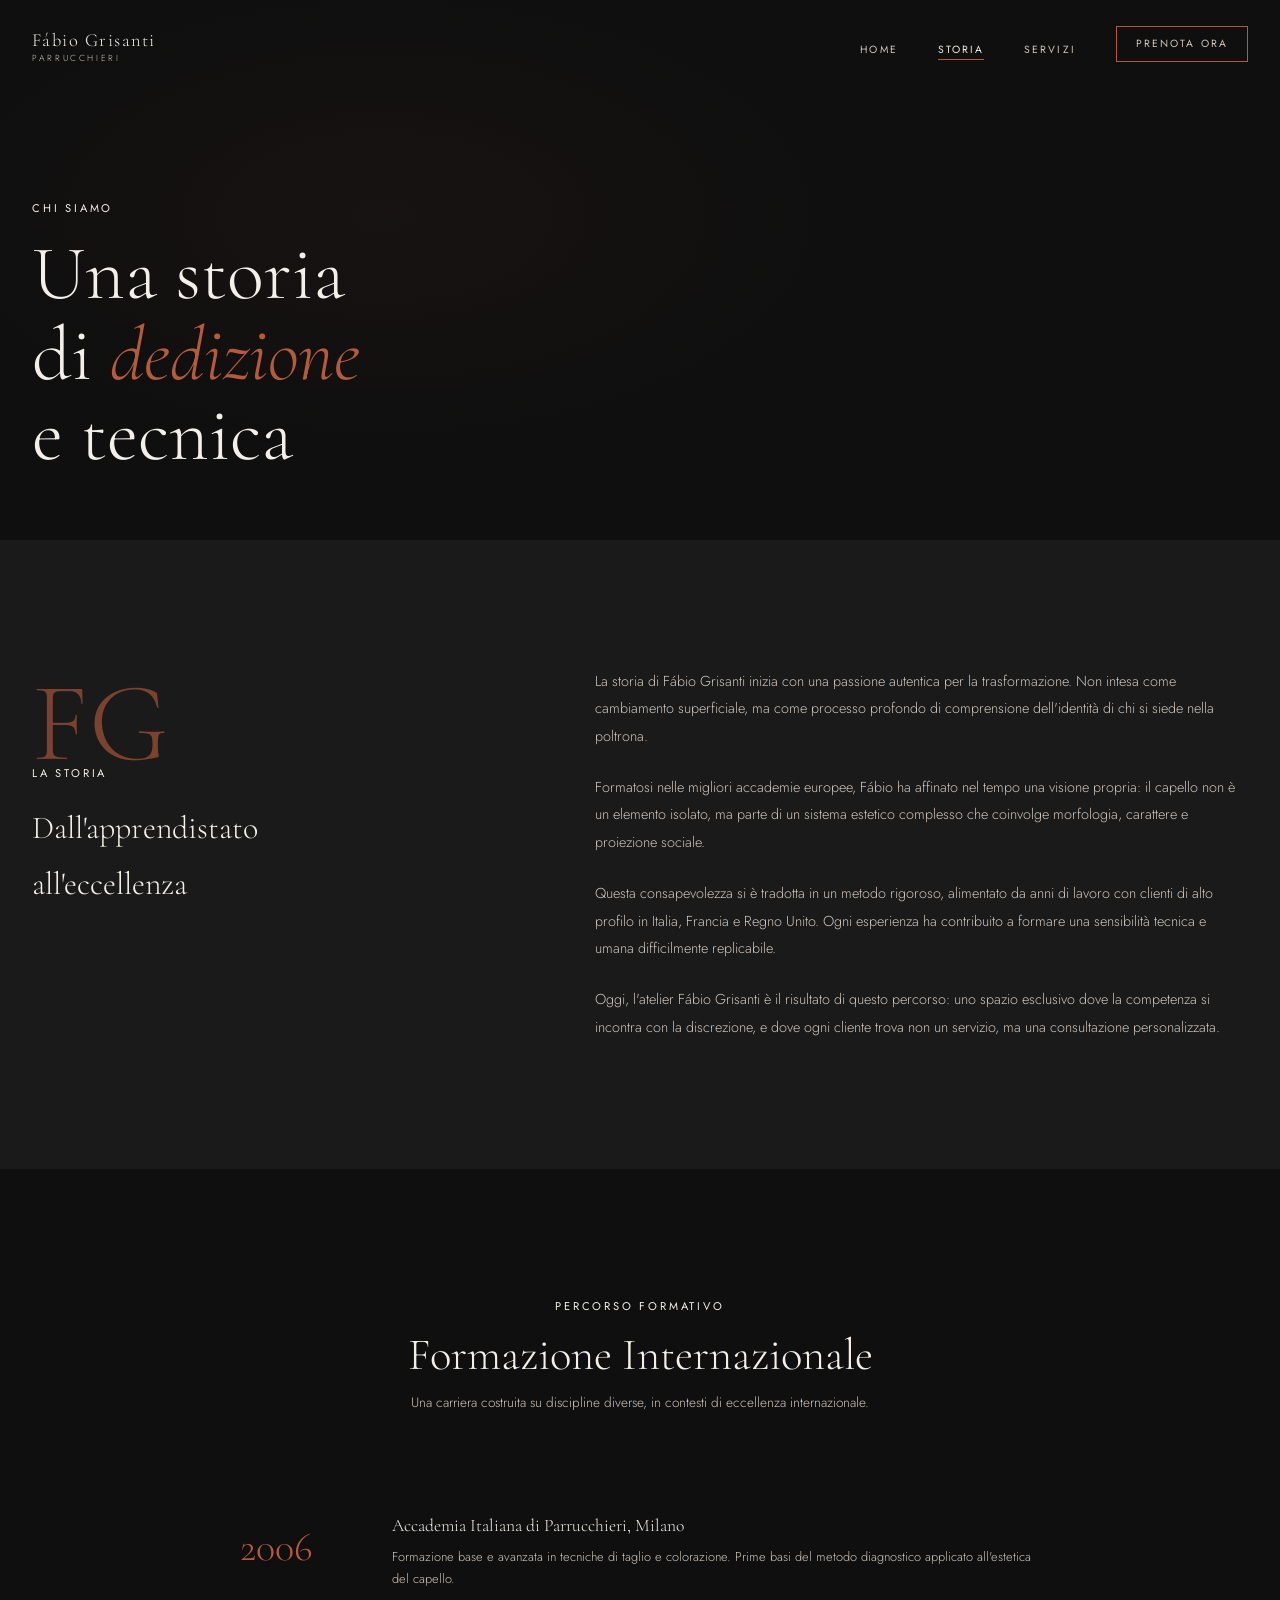
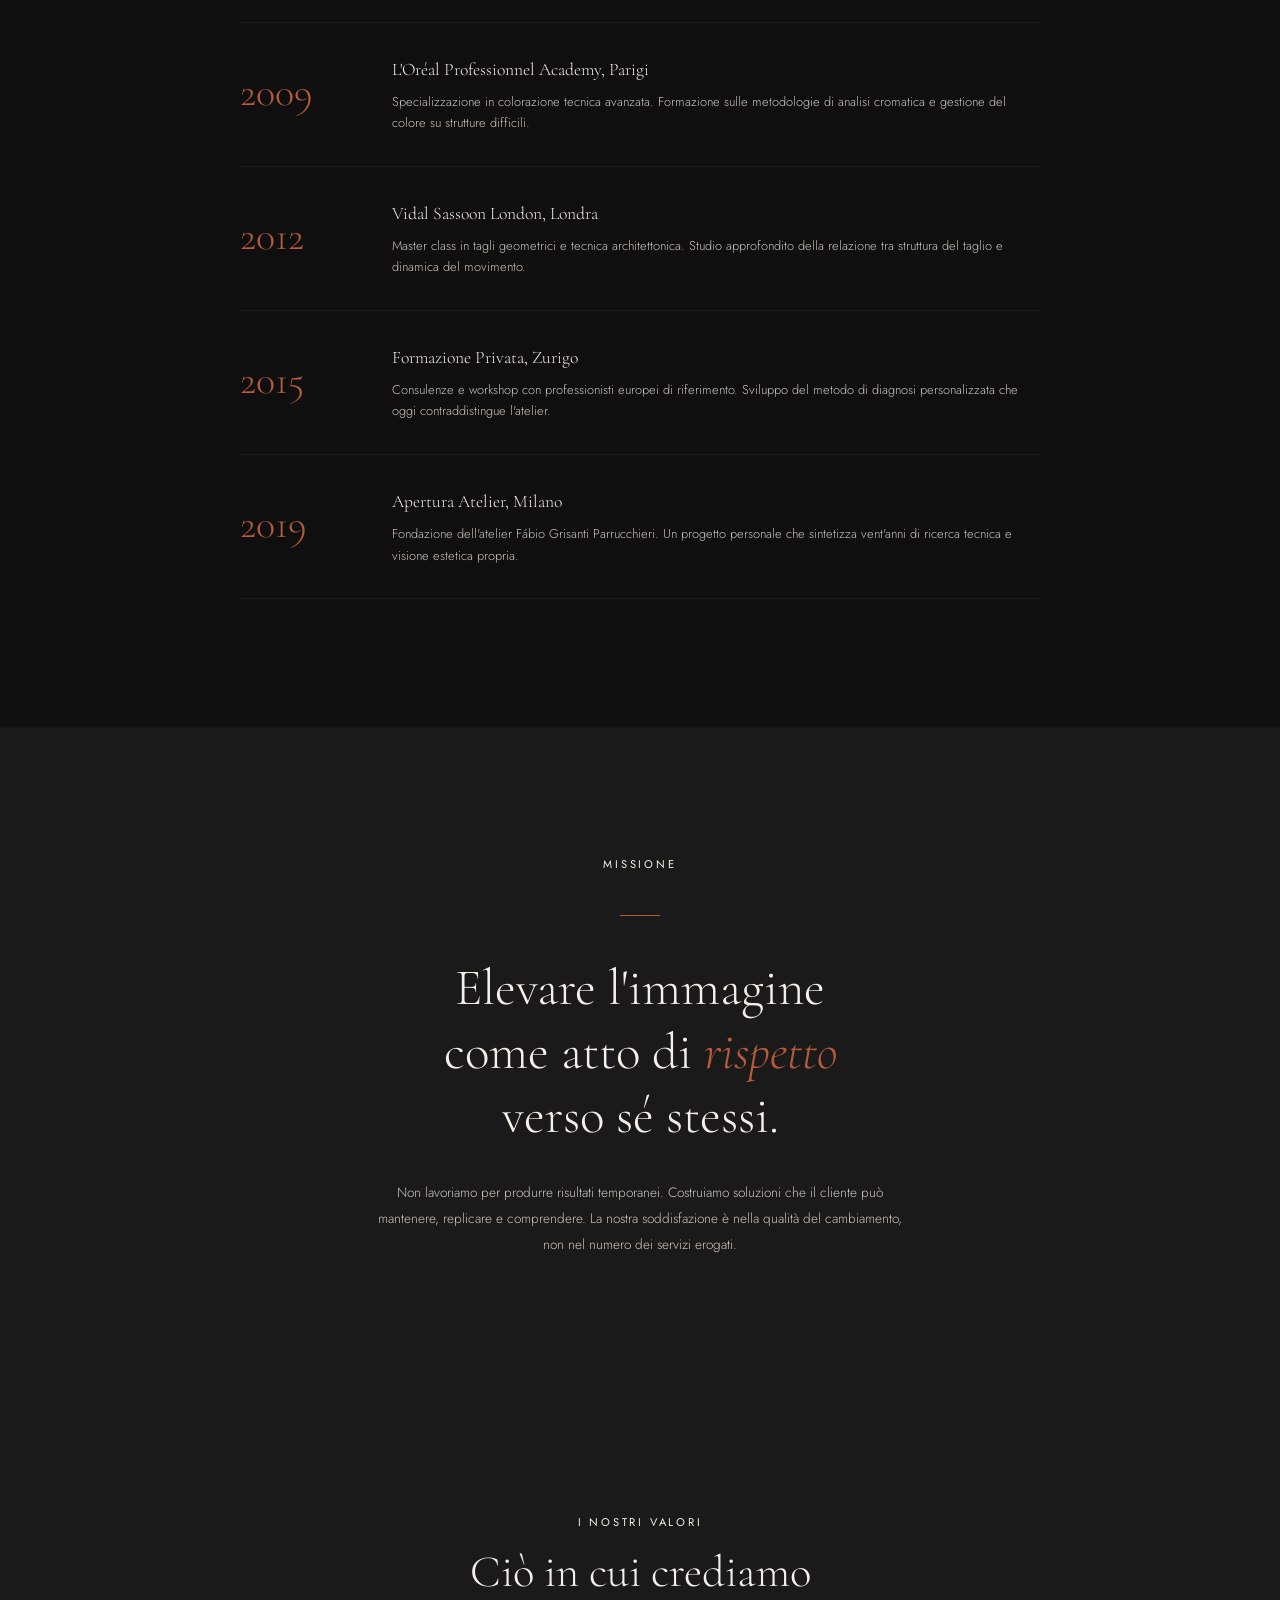
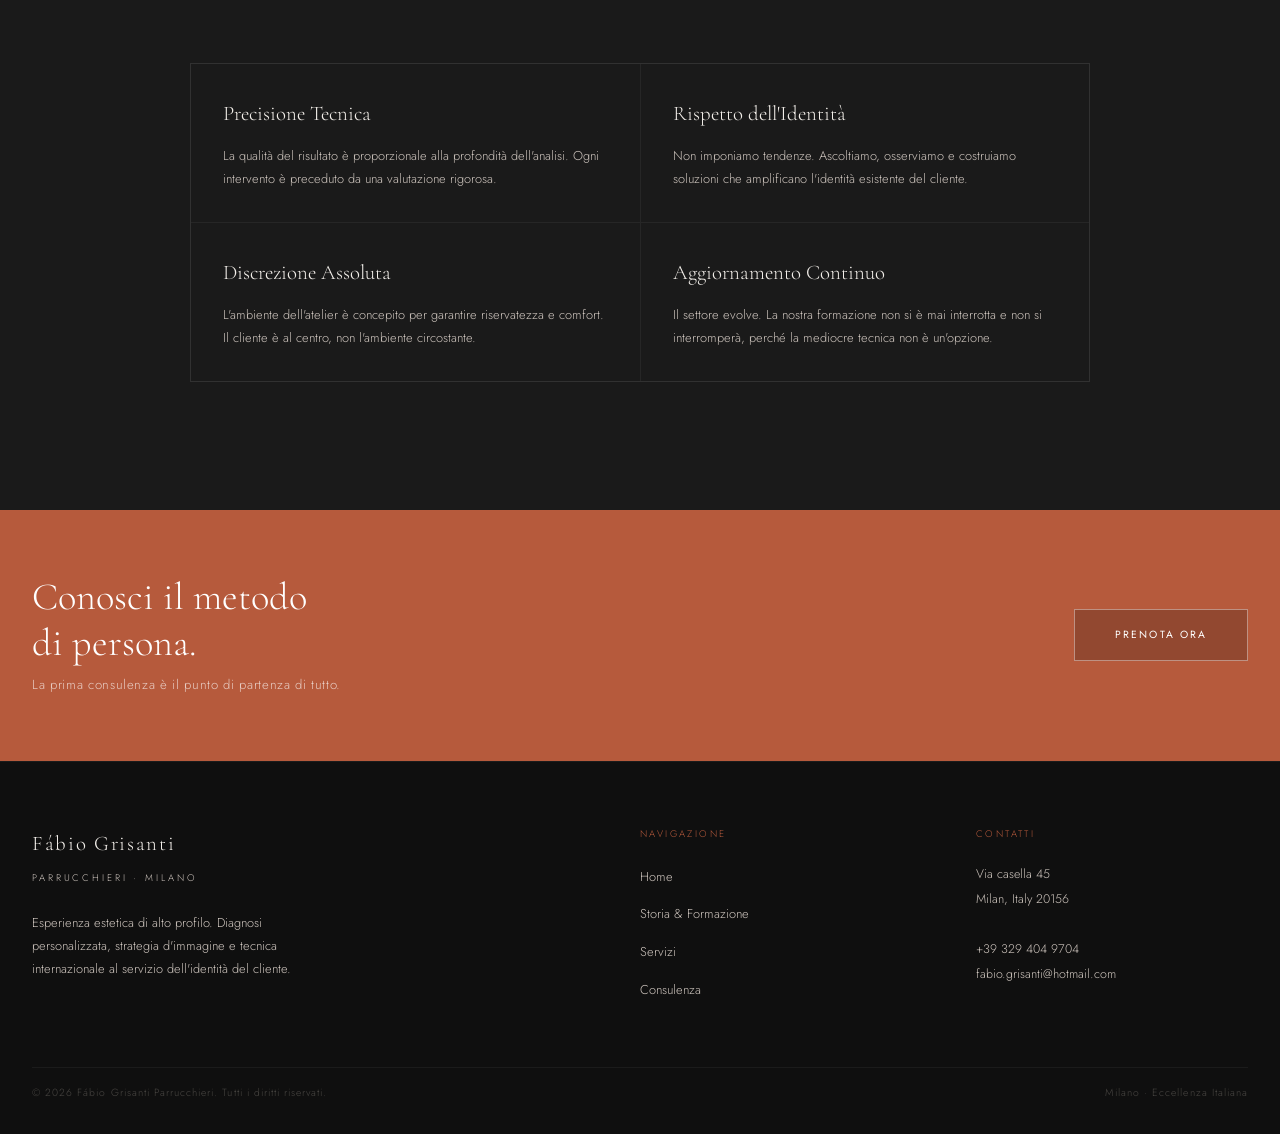
<file: about.html>
<!DOCTYPE html>
<html lang="it">
<head>
  <meta charset="UTF-8" />
  <meta name="viewport" content="width=device-width, initial-scale=1.0" />
  <title>Storia &amp; Formazione — Fábio Grisanti Parrucchieri</title>
  <meta name="description" content="La storia e la formazione internazionale di Fábio Grisanti. Tecnica, dedizione e visione estetica al servizio di ogni cliente." />

  <link rel="preconnect" href="https://fonts.googleapis.com" />
  <link rel="preconnect" href="https://fonts.gstatic.com" crossorigin />
  <link href="https://fonts.googleapis.com/css2?family=Cormorant+Garamond:ital,wght@0,300;0,400;1,300;1,400&family=Jost:wght@300;400&display=swap" rel="stylesheet" />

  <link rel="stylesheet" href="style.css" />
</head>
<body>

  <!-- ===================== NAVBAR ===================== -->
  <nav class="navbar" role="navigation" aria-label="Navigazione principale">
    <a href="index.html" class="navbar__logo" aria-label="Homepage Fábio Grisanti">
      <span class="navbar__logo-name">Fábio Grisanti</span>
      <span class="navbar__logo-sub">Parrucchieri</span>
    </a>

    <ul class="navbar__menu" role="list">
      <li><a href="index.html" class="navbar__link">Home</a></li>
      <li><a href="about.html" class="navbar__link">Storia</a></li>
      <li><a href="services.html" class="navbar__link">Servizi</a></li>
      <li><a href="services.html#consulenza" class="navbar__link btn btn-outline" style="padding: 0.5rem 1.2rem;">Prenota ora</a></li>
    </ul>

    <button class="hamburger" aria-label="Apri menu" aria-expanded="false">
      <span class="hamburger__line"></span>
      <span class="hamburger__line"></span>
      <span class="hamburger__line"></span>
    </button>
  </nav>

  <div class="mobile-nav" role="dialog" aria-label="Menu mobile">
    <a href="index.html" class="navbar__link">Home</a>
    <a href="about.html" class="navbar__link">Storia</a>
    <a href="services.html" class="navbar__link">Servizi</a>
    <a href="services.html#consulenza" class="navbar__link">Consulenza</a>
  </div>

  <main>

    <!-- ===================== PAGE HERO ===================== -->
    <section class="page-hero" aria-labelledby="about-heading">
      <div class="container">
        <div class="page-hero__inner">
          <p class="label page-hero__label">Chi siamo</p>
          <h1 class="page-hero__title" id="about-heading">
            Una storia<br/>di <em style="font-style: italic; color: var(--terracotta);">dedizione</em><br/>e tecnica
          </h1>
        </div>
      </div>
    </section>

    <!-- ===================== STORIA ===================== -->
    <section class="about-story section" aria-labelledby="story-heading">
      <div class="container">
        <div class="about-story__grid">

          <!-- Sticky label -->
          <div class="about-story__sticky fade-in">
            <div class="about-story__year" aria-hidden="true">FG</div>
            <p class="label about-story__label">La storia</p>
            <h2 class="about-story__title" id="story-heading">
              Dall'apprendistato<br/>all'eccellenza
            </h2>
          </div>

          <!-- Contenuto narrativo -->
          <div class="about-story__content fade-in fade-in-delay-1">
            <p>
              La storia di Fábio Grisanti inizia con una passione autentica per la trasformazione. Non intesa come cambiamento superficiale, ma come processo profondo di comprensione dell'identità di chi si siede nella poltrona.
            </p>
            <p>
              Formatosi nelle migliori accademie europee, Fábio ha affinato nel tempo una visione propria: il capello non è un elemento isolato, ma parte di un sistema estetico complesso che coinvolge morfologia, carattere e proiezione sociale.
            </p>
            <p>
              Questa consapevolezza si è tradotta in un metodo rigoroso, alimentato da anni di lavoro con clienti di alto profilo in Italia, Francia e Regno Unito. Ogni esperienza ha contribuito a formare una sensibilità tecnica e umana difficilmente replicabile.
            </p>
            <p>
              Oggi, l'atelier Fábio Grisanti è il risultato di questo percorso: uno spazio esclusivo dove la competenza si incontra con la discrezione, e dove ogni cliente trova non un servizio, ma una consultazione personalizzata.
            </p>
          </div>

        </div>
      </div>
    </section>

    <!-- ===================== FORMAZIONE INTERNAZIONALE ===================== -->
    <section class="formation section" aria-labelledby="formation-heading">
      <div class="container">
        <div class="fade-in" style="text-align: center; max-width: 600px; margin: 0 auto;">
          <p class="label">Percorso formativo</p>
          <h2 class="display-md" id="formation-heading" style="color: var(--ivory); margin-top: 0.8rem; margin-bottom: 0.5rem;">
            Formazione Internazionale
          </h2>
          <p style="font-size: 0.85rem; color: var(--gray-warm);">
            Una carriera costruita su discipline diverse, in contesti di eccellenza internazionale.
          </p>
        </div>

        <ul class="formation__list" aria-label="Tappe formative">

          <li class="formation__item fade-in">
            <div class="formation__year">2006</div>
            <div class="formation__details">
              <h4>Accademia Italiana di Parrucchieri, Milano</h4>
              <p>Formazione base e avanzata in tecniche di taglio e colorazione. Prime basi del metodo diagnostico applicato all'estetica del capello.</p>
            </div>
          </li>

          <li class="formation__item fade-in">
            <div class="formation__year">2009</div>
            <div class="formation__details">
              <h4>L'Oréal Professionnel Academy, Parigi</h4>
              <p>Specializzazione in colorazione tecnica avanzata. Formazione sulle metodologie di analisi cromatica e gestione del colore su strutture difficili.</p>
            </div>
          </li>

          <li class="formation__item fade-in">
            <div class="formation__year">2012</div>
            <div class="formation__details">
              <h4>Vidal Sassoon London, Londra</h4>
              <p>Master class in tagli geometrici e tecnica architettonica. Studio approfondito della relazione tra struttura del taglio e dinamica del movimento.</p>
            </div>
          </li>

          <li class="formation__item fade-in">
            <div class="formation__year">2015</div>
            <div class="formation__details">
              <h4>Formazione Privata, Zurigo</h4>
              <p>Consulenze e workshop con professionisti europei di riferimento. Sviluppo del metodo di diagnosi personalizzata che oggi contraddistingue l'atelier.</p>
            </div>
          </li>

          <li class="formation__item fade-in">
            <div class="formation__year">2019</div>
            <div class="formation__details">
              <h4>Apertura Atelier, Milano</h4>
              <p>Fondazione dell'atelier Fábio Grisanti Parrucchieri. Un progetto personale che sintetizza vent'anni di ricerca tecnica e visione estetica propria.</p>
            </div>
          </li>

        </ul>
      </div>
    </section>

    <!-- ===================== MISSIONE ===================== -->
    <section class="manifesto" aria-label="La nostra missione">
      <div class="manifesto__inner">
        <p class="label manifesto__label fade-in">Missione</p>
        <div class="manifesto__divider fade-in" aria-hidden="true"></div>
        <blockquote class="manifesto__quote fade-in">
          Elevare l'immagine<br/>come atto di <em>rispetto</em><br/>verso sé stessi.
        </blockquote>
        <p class="manifesto__body fade-in">
          Non lavoriamo per produrre risultati temporanei. Costruiamo soluzioni che il cliente può mantenere, replicare e comprendere. La nostra soddisfazione è nella qualità del cambiamento, non nel numero dei servizi erogati.
        </p>
      </div>
    </section>

    <!-- ===================== VALORI ===================== -->
    <section class="values section" aria-labelledby="values-heading">
      <div class="container">
        <div class="values__header fade-in">
          <p class="label">I nostri valori</p>
          <h2 class="display-md" id="values-heading" style="color: var(--ivory); margin-top: 0.8rem;">
            Ciò in cui crediamo
          </h2>
        </div>

        <div class="values__grid" role="list">

          <div class="value-item fade-in" role="listitem">
            <h3 class="value-item__title">Precisione Tecnica</h3>
            <p class="value-item__desc">La qualità del risultato è proporzionale alla profondità dell'analisi. Ogni intervento è preceduto da una valutazione rigorosa.</p>
          </div>

          <div class="value-item fade-in fade-in-delay-1" role="listitem">
            <h3 class="value-item__title">Rispetto dell'Identità</h3>
            <p class="value-item__desc">Non imponiamo tendenze. Ascoltiamo, osserviamo e costruiamo soluzioni che amplificano l'identità esistente del cliente.</p>
          </div>

          <div class="value-item fade-in fade-in-delay-2" role="listitem">
            <h3 class="value-item__title">Discrezione Assoluta</h3>
            <p class="value-item__desc">L'ambiente dell'atelier è concepito per garantire riservatezza e comfort. Il cliente è al centro, non l'ambiente circostante.</p>
          </div>

          <div class="value-item fade-in fade-in-delay-3" role="listitem">
            <h3 class="value-item__title">Aggiornamento Continuo</h3>
            <p class="value-item__desc">Il settore evolve. La nostra formazione non si è mai interrotta e non si interromperà, perché la mediocre tecnica non è un'opzione.</p>
          </div>

        </div>
      </div>
    </section>

    <!-- ===================== CTA FINALE ===================== -->
    <section class="cta-final" aria-label="Prenota una consulenza">
      <div class="container">
        <div class="cta-final__inner">
          <div class="cta-final__text">
            <h2>Conosci il metodo<br/>di persona.</h2>
            <p>La prima consulenza è il punto di partenza di tutto.</p>
          </div>
          <a href="services.html#consulenza" class="btn-cta-dark">Prenota ora</a>
        </div>
      </div>
    </section>

  </main>

   <!-- ===================== FOOTER ===================== -->
  <footer class="footer" role="contentinfo">
    <div class="container">
      <div class="footer__grid">

        <div class="footer__brand">
          <p class="footer__brand-name">Fábio Grisanti</p>
          <p class="footer__brand-tag">Parrucchieri · Milano</p>
          <p class="footer__brand-desc">
            Esperienza estetica di alto profilo. Diagnosi personalizzata, strategia d'immagine e tecnica internazionale al servizio dell'identità del cliente.
          </p>
        </div>

        <div>
          <p class="footer__col-title">Navigazione</p>
          <ul class="footer__links">
            <li><a href="index.html">Home</a></li>
            <li><a href="about.html">Storia &amp; Formazione</a></li>
            <li><a href="services.html">Servizi</a></li>
            <li><a href="services.html#consulenza">Consulenza</a></li>
          </ul>
        </div>

        <div>
          <p class="footer__col-title">Contatti</p>
          <div class="footer__info">
            <p>Via casella 45</p>
            <p>Milan, Italy 20156</p>
            <br/>
            <p>+39 329 404 9704</p>
            <p>fabio.grisanti@hotmail.com</p>
          </div>
        </div>

      </div>

      <div class="footer__bottom">
        <p class="footer__copyright">
          © 2026 Fábio Grisanti Parrucchieri. Tutti i diritti riservati.
        </p>
        <p class="footer__copyright">
          Milano · Eccellenza Italiana
        </p>
      </div>
    </div>
  </footer>

  <button class="back-top" aria-label="Torna all'inizio">↑</button>

  <script src="script.js"></script>
</body>
</html>
</file>
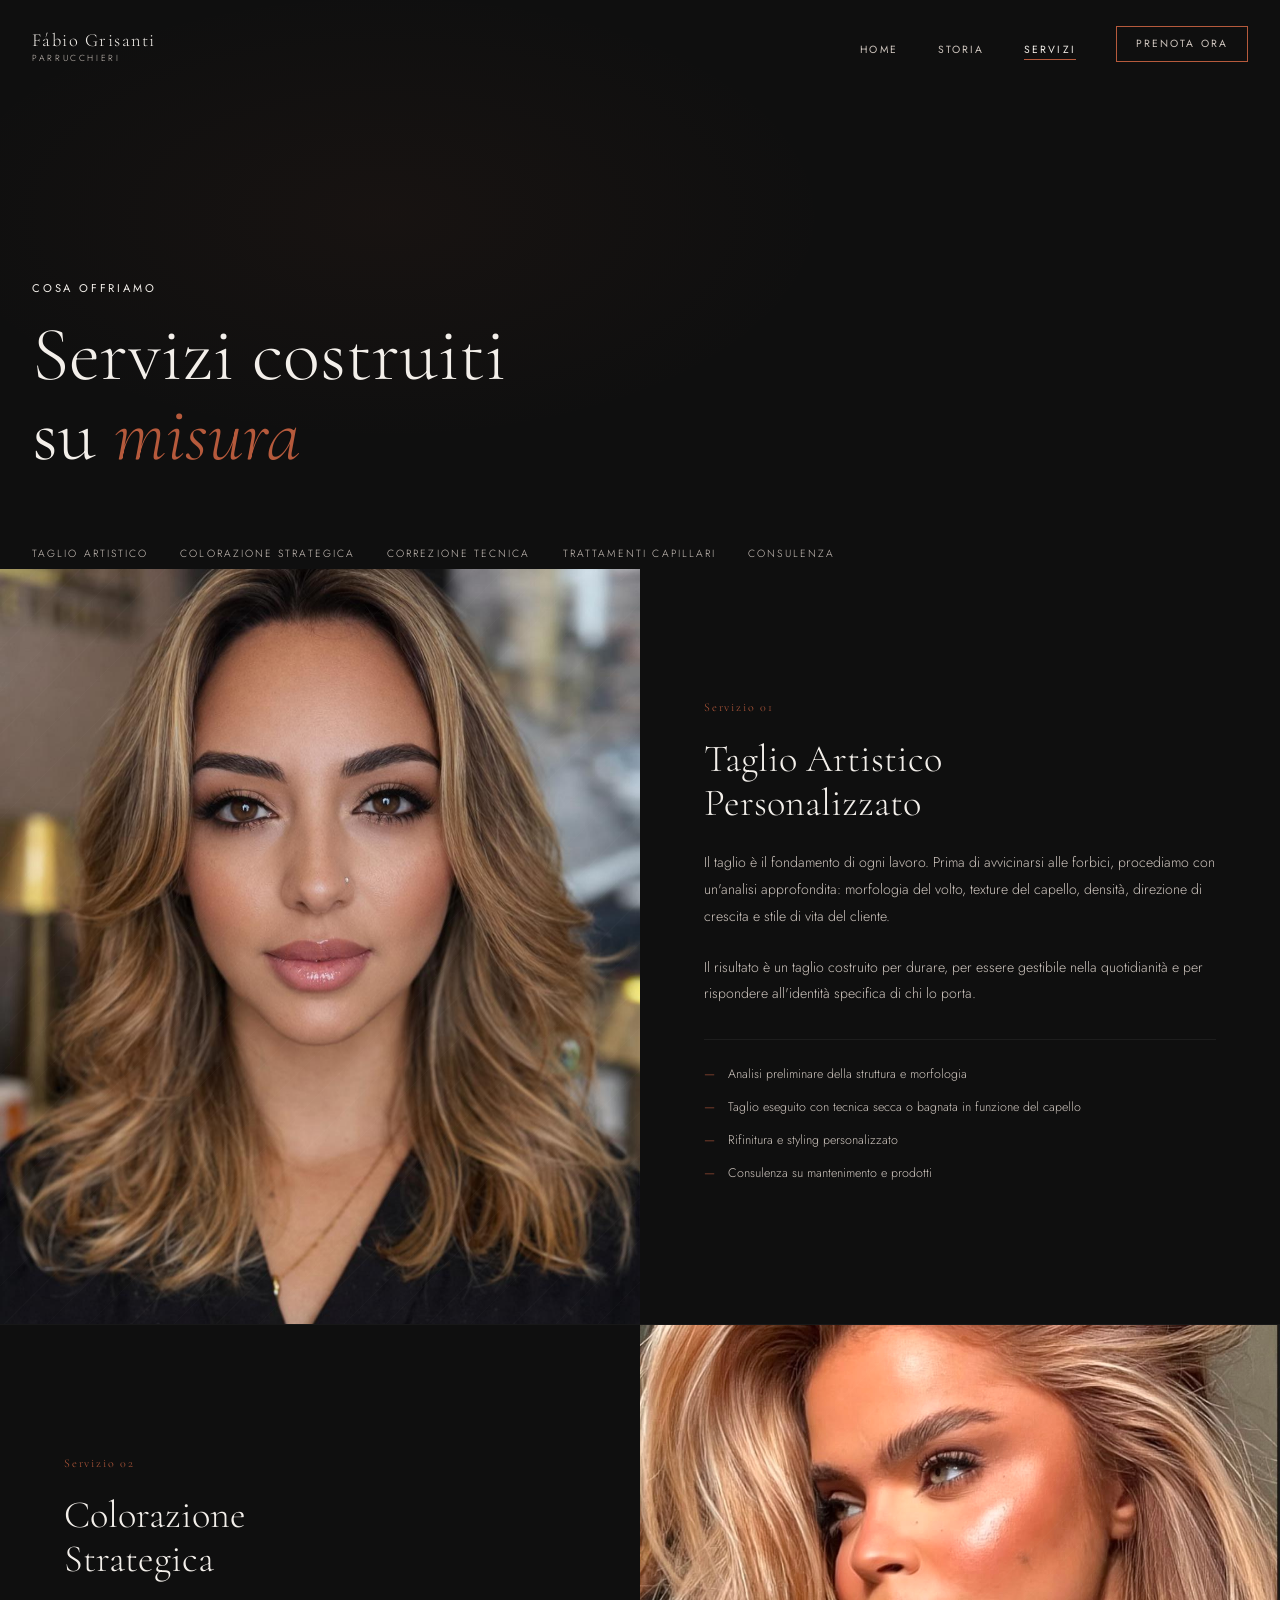
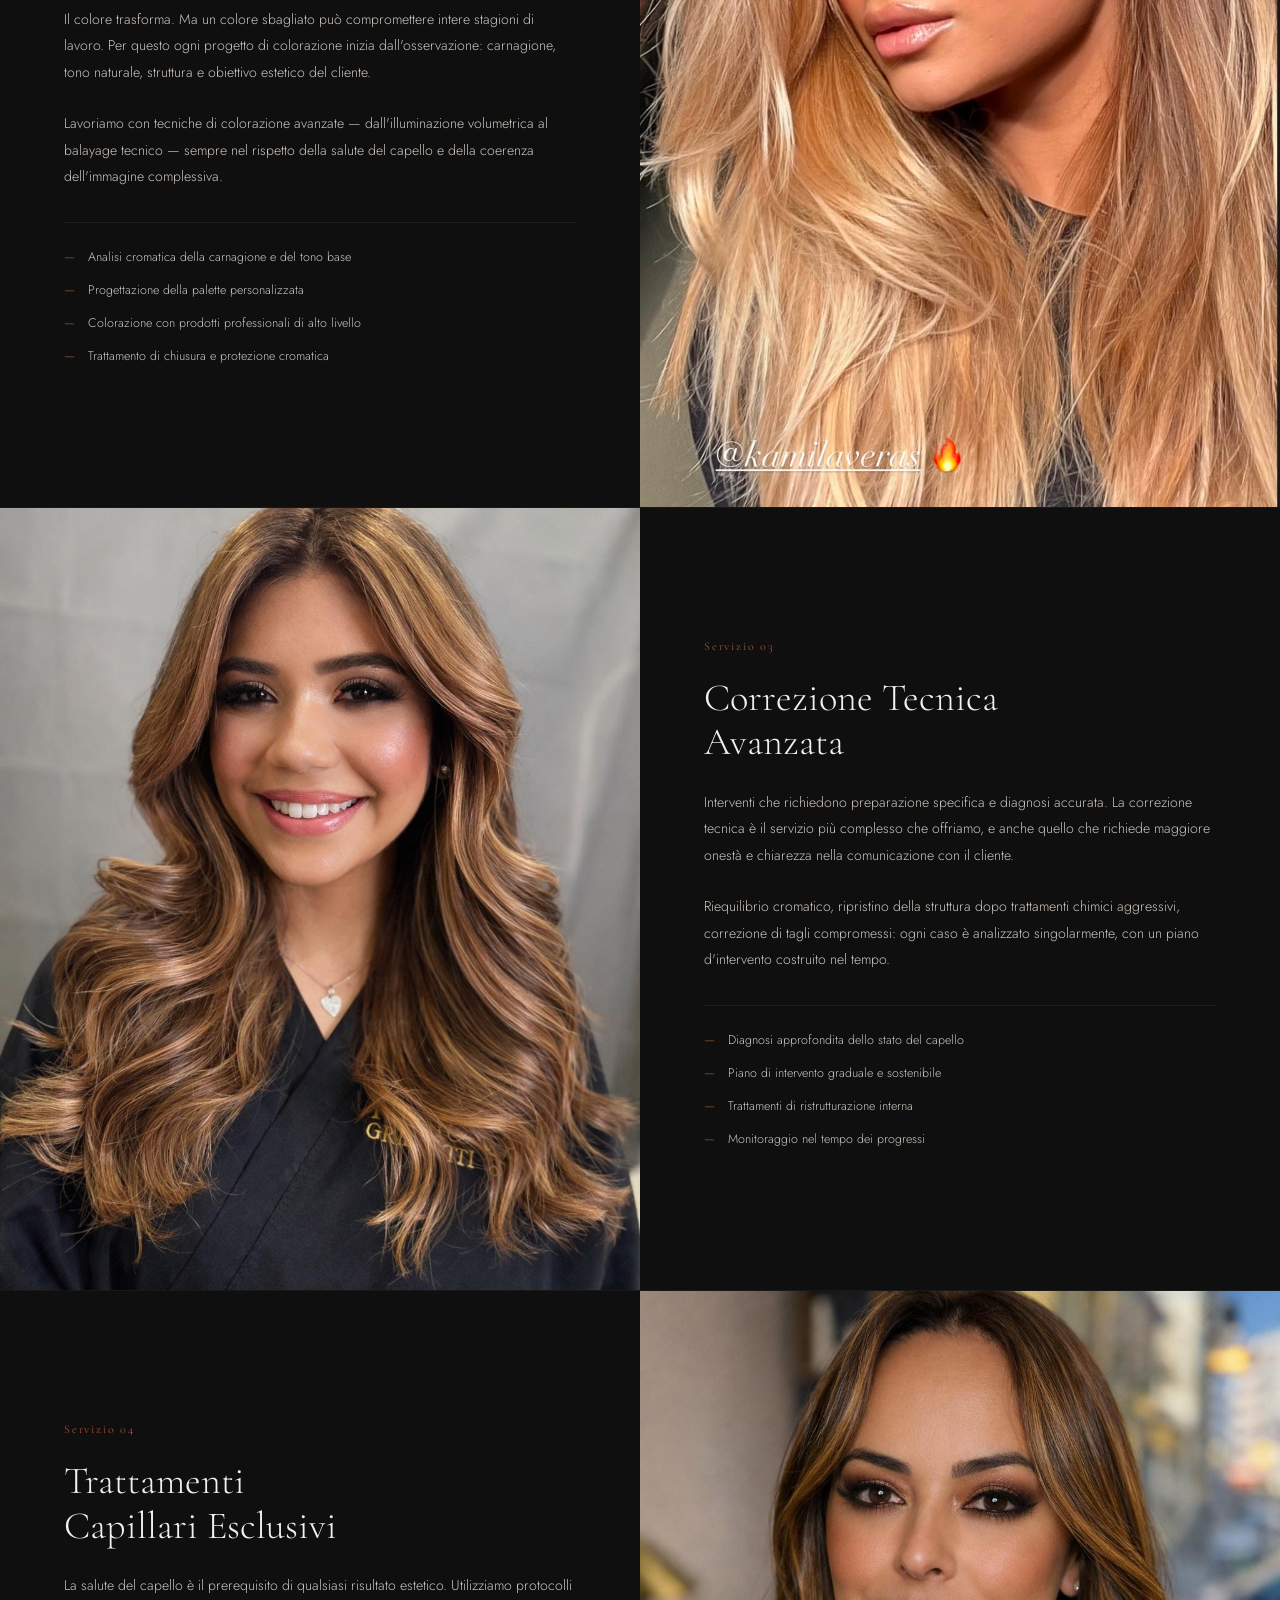
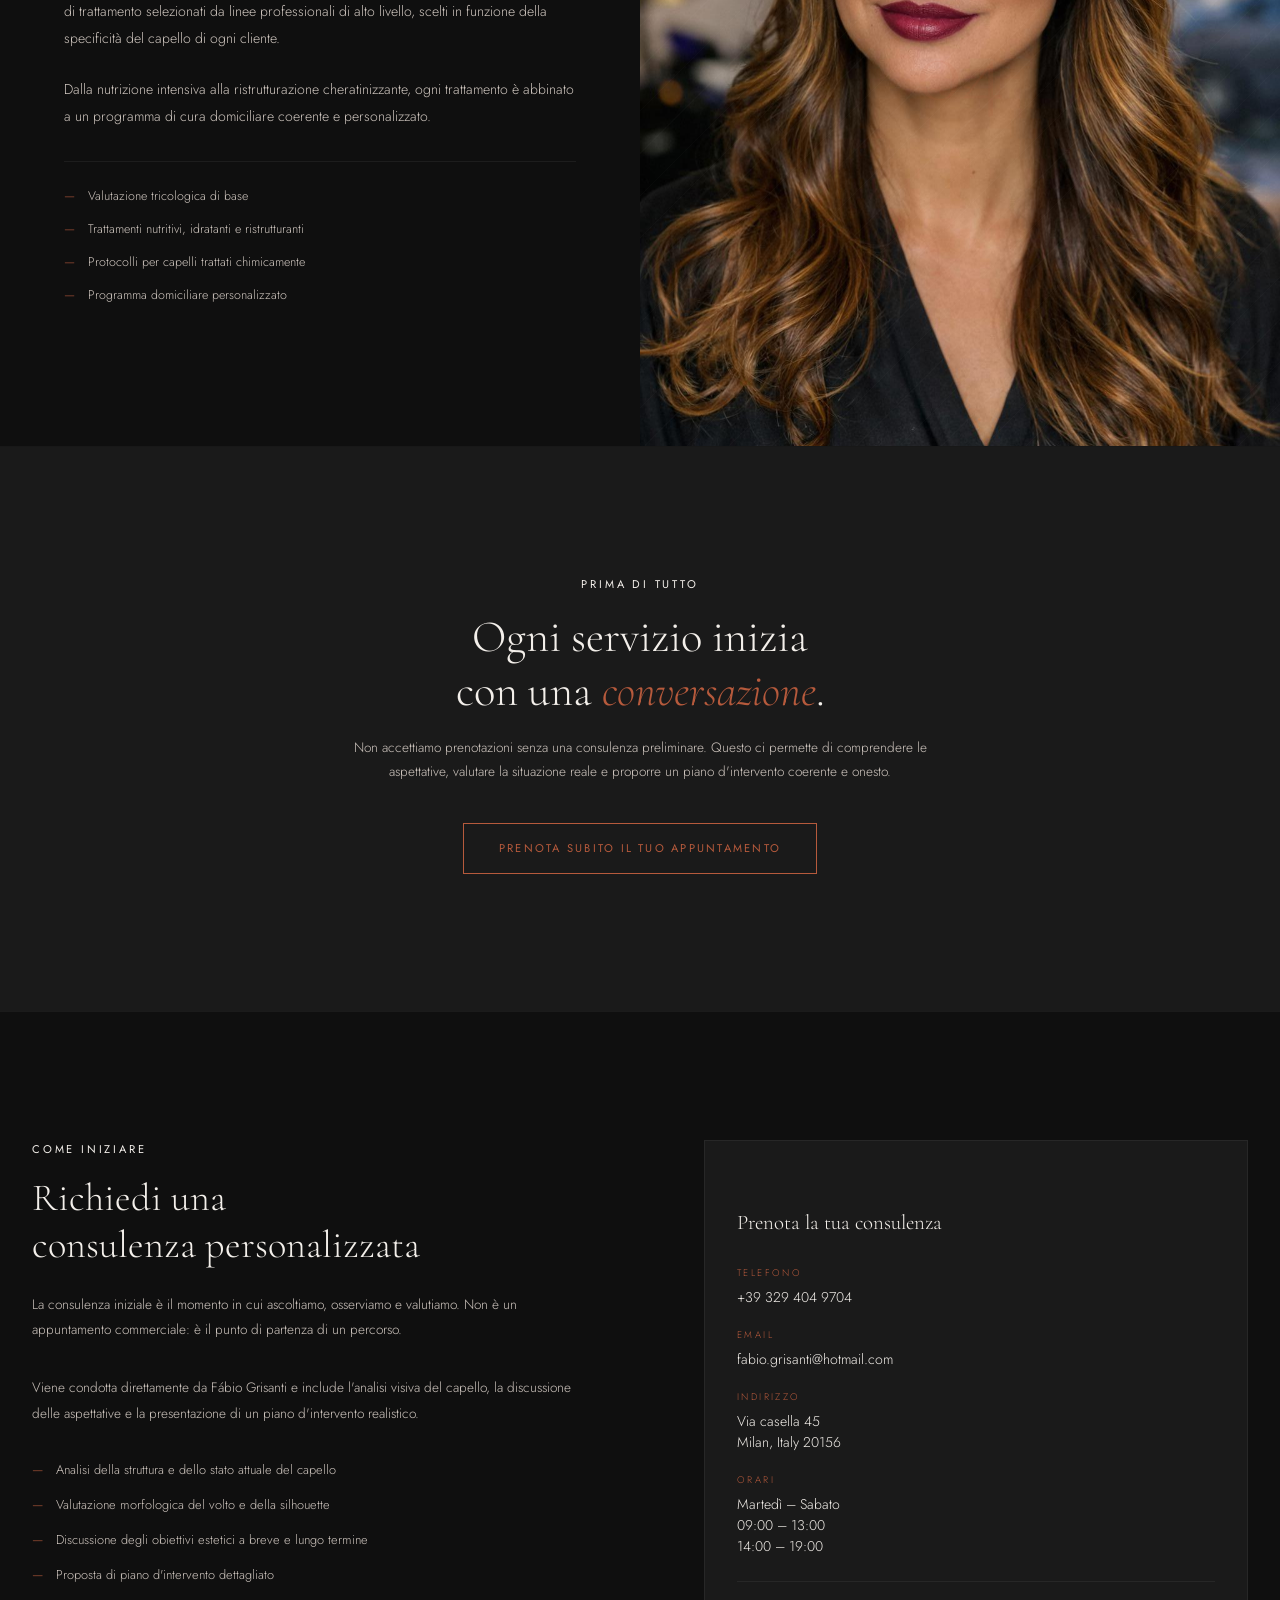
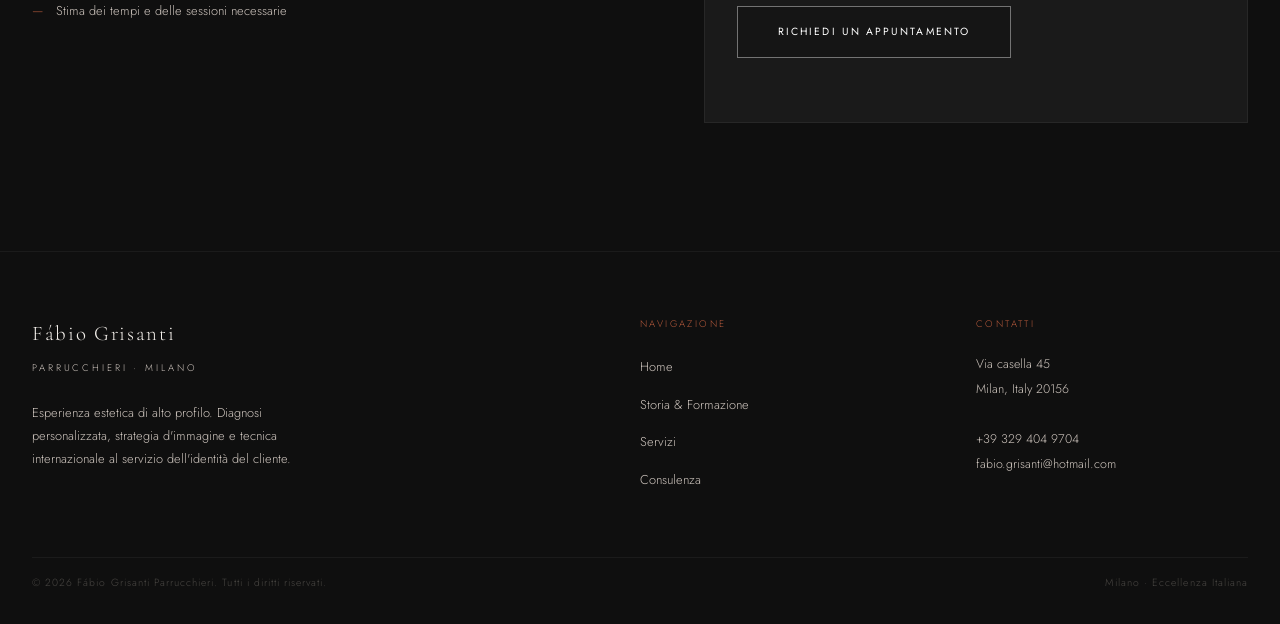
<file: services.html>
﻿<!DOCTYPE html>
<html lang="it">
<head>
  <meta charset="UTF-8" />
  <meta name="viewport" content="width=device-width, initial-scale=1.0" />
  <title>Servizi — Fábio Grisanti Parrucchieri</title>
  <meta name="description" content="I servizi di Fábio Grisanti: taglio artistico, colorazione strategica e correzione tecnica avanzata. Eccellenza estetica su misura." />

  <link rel="preconnect" href="https://fonts.googleapis.com" />
  <link rel="preconnect" href="https://fonts.gstatic.com" crossorigin />
  <link href="https://fonts.googleapis.com/css2?family=Cormorant+Garamond:ital,wght@0,300;0,400;1,300;1,400&family=Jost:wght@300;400&display=swap" rel="stylesheet" />

  <link rel="stylesheet" href="style.css" />

  <!-- Services page additional styles -->
  <style>
    /* Sticky mini nav for services */
    .services-nav {
      background: var(--black-coal);
      border-bottom: 1px solid rgba(255,255,255,0.05);
      padding: 0.8rem 0;
      position: sticky;
      top: 66px;
      z-index: 99;
    }

    .services-nav__inner {
      display: flex;
      gap: 2rem;
      overflow-x: auto;
      scrollbar-width: none;
    }

    .services-nav__inner::-webkit-scrollbar {
      display: none;
    }

    .services-nav__link {
      font-size: 0.65rem;
      letter-spacing: 0.2em;
      text-transform: uppercase;
      color: var(--gray-warm);
      white-space: nowrap;
      padding: 0.3rem 0;
      border-bottom: 1px solid transparent;
      transition: all 0.3s ease;
    }

    .services-nav__link:hover {
      color: var(--ivory);
      border-color: var(--terracotta);
    }

    /* Consulenza form section */
    .consulenza {
      background: var(--black-deep);
      border-top: 1px solid rgba(255,255,255,0.05);
    }

    .consulenza__grid {
      display: grid;
      grid-template-columns: 1fr 1fr;
      gap: var(--spacing-xl);
      align-items: start;
    }

    .consulenza__text .label {
      margin-bottom: 1rem;
    }

    .consulenza__title {
      font-family: var(--font-display);
      font-size: clamp(1.8rem, 3vw, 2.8rem);
      font-weight: 300;
      color: var(--ivory);
      line-height: 1.2;
      margin-bottom: 1.5rem;
    }

    .consulenza__body {
      font-size: 0.85rem;
      color: var(--gray-warm);
      line-height: 1.9;
      margin-bottom: 2rem;
    }

    .consulenza__points {
      display: flex;
      flex-direction: column;
      gap: 0.8rem;
    }

    .consulenza__point {
      display: flex;
      gap: 0.8rem;
      font-size: 0.8rem;
      color: var(--gray-warm);
    }

    .consulenza__point::before {
      content: '—';
      color: var(--terracotta);
      flex-shrink: 0;
    }

    /* Contact info box */
    .contact-box {
      background: var(--black-coal);
      border: 1px solid rgba(255,255,255,0.06);
      padding: var(--spacing-lg) var(--spacing-md);
    }

    .contact-box__title {
      font-family: var(--font-display);
      font-size: 1.3rem;
      font-weight: 300;
      color: var(--ivory);
      margin-bottom: 1.5rem;
    }

    .contact-row {
      display: flex;
      flex-direction: column;
      gap: 1.2rem;
    }

    .contact-item__label {
      font-size: 0.6rem;
      letter-spacing: 0.25em;
      text-transform: uppercase;
      color: var(--terracotta);
      margin-bottom: 0.3rem;
    }

    .contact-item__value {
      font-size: 0.88rem;
      color: var(--ivory);
      line-height: 1.5;
    }

    .contact-item__value a {
      color: var(--ivory);
      transition: color 0.2s ease;
    }

    .contact-item__value a:hover {
      color: var(--terracotta);
    }

    .contact-box__divider {
      height: 1px;
      background: rgba(255,255,255,0.06);
      margin: 1.5rem 0;
    }

    .contact-box__note {
      font-size: 0.75rem;
      color: var(--gray-warm);
      line-height: 1.7;
      font-style: italic;
    }

    @media (max-width: 900px) {
      .consulenza__grid {
        grid-template-columns: 1fr;
        gap: var(--spacing-md);
      }
    }
  </style>
</head>
<body>

  <!-- ===================== NAVBAR ===================== -->
  <nav class="navbar" role="navigation" aria-label="Navigazione principale">
    <a href="index.html" class="navbar__logo" aria-label="Homepage Fábio Grisanti">
      <span class="navbar__logo-name">Fábio Grisanti</span>
      <span class="navbar__logo-sub">Parrucchieri</span>
    </a>

    <ul class="navbar__menu" role="list">
      <li><a href="index.html" class="navbar__link">Home</a></li>
      <li><a href="about.html" class="navbar__link">Storia</a></li>
      <li><a href="services.html" class="navbar__link">Servizi</a></li>
      <li><a href="https://www.instagram.com/fabiogrisanti/" target="_blank"" class="navbar__link btn btn-outline" style="padding: 0.5rem 1.2rem;">Prenota ora</a></li>
    </ul>

    <button class="hamburger" aria-label="Apri menu" aria-expanded="false">
      <span class="hamburger__line"></span>
      <span class="hamburger__line"></span>
      <span class="hamburger__line"></span>
    </button>
  </nav>

  <div class="mobile-nav" role="dialog" aria-label="Menu mobile">
    <a href="index.html" class="navbar__link">Home</a>
    <a href="about.html" class="navbar__link">Storia</a>
    <a href="services.html" class="navbar__link">Servizi</a>
    <a href="services.html#consulenza" class="navbar__link">Consulenza</a>
  </div>

  <main>

    <!-- ===================== PAGE HERO ===================== -->
    <section class="page-hero" aria-labelledby="services-heading">
      <div class="container">
        <div class="page-hero__inner">
          <p class="label page-hero__label">Cosa offriamo</p>
          <h1 class="page-hero__title" id="services-heading">
            Servizi costruiti<br/>su <em style="font-style: italic; color: var(--terracotta);">misura</em>
          </h1>
        </div>
      </div>
    </section>

    <!-- ===================== SERVICES NAVIGATION ===================== -->
      <div class="container">
        <div class="services-nav__inner">
          <a href="#taglio" class="services-nav__link">Taglio Artistico</a>
          <a href="#colorazione" class="services-nav__link">Colorazione Strategica</a>
          <a href="#correzione" class="services-nav__link">Correzione Tecnica</a>
          <a href="#trattamenti" class="services-nav__link">Trattamenti Capillari</a>
          <a href="#consulenza" class="services-nav__link">Consulenza</a>
        </div>
      </div>
    </nav>

    <!-- ===================== LISTA SERVIZI ===================== -->
    <div class="services-list">

      <!-- SERVIZIO 1: Taglio -->
      <article class="service-block" id="taglio" aria-labelledby="taglio-title">

        <!-- Immagine -->
        <div class="service-block__image" aria-hidden="true">
          <div class="service-block__image-inner" style="background: url('img/1.jpeg') center/cover no-repeat;">
            <span class="service-block__image-label">01</span>
          </div>
        </div>

        <!-- Contenuto -->
        <div class="service-block__content container fade-in" style="max-width: none;">
          <p class="service-block__number">Servizio 01</p>
          <h2 class="service-block__title" id="taglio-title">
            Taglio Artistico<br/>Personalizzato
          </h2>
          <p class="service-block__desc">
            Il taglio è il fondamento di ogni lavoro. Prima di avvicinarsi alle forbici, procediamo con un'analisi approfondita: morfologia del volto, texture del capello, densità, direzione di crescita e stile di vita del cliente.
          </p>
          <p class="service-block__desc">
            Il risultato è un taglio costruito per durare, per essere gestibile nella quotidianità e per rispondere all'identità specifica di chi lo porta.
          </p>

          <div class="service-block__details">
            <div class="service-block__detail">Analisi preliminare della struttura e morfologia</div>
            <div class="service-block__detail">Taglio eseguito con tecnica secca o bagnata in funzione del capello</div>
            <div class="service-block__detail">Rifinitura e styling personalizzato</div>
            <div class="service-block__detail">Consulenza su mantenimento e prodotti</div>
          </div>
        </div>

      </article>

      <!-- SERVIZIO 2: Colorazione -->
      <article class="service-block reverse" id="colorazione" aria-labelledby="colorazione-title">

        <div class="service-block__image" aria-hidden="true">
          <div class="service-block__image-inner" style="background: url('img/2.jpeg') center/cover no-repeat;">
            <span class="service-block__image-label">02</span>
          </div>
        </div>

        <div class="service-block__content container fade-in" style="max-width: none;">
          <p class="service-block__number">Servizio 02</p>
          <h2 class="service-block__title" id="colorazione-title">
            Colorazione<br/>Strategica
          </h2>
          <p class="service-block__desc">
            Il colore trasforma. Ma un colore sbagliato può compromettere intere stagioni di lavoro. Per questo ogni progetto di colorazione inizia dall'osservazione: carnagione, tono naturale, struttura e obiettivo estetico del cliente.
          </p>
          <p class="service-block__desc">
            Lavoriamo con tecniche di colorazione avanzate — dall'illuminazione volumetrica al balayage tecnico — sempre nel rispetto della salute del capello e della coerenza dell'immagine complessiva.
          </p>

          <div class="service-block__details">
            <div class="service-block__detail">Analisi cromatica della carnagione e del tono base</div>
            <div class="service-block__detail">Progettazione della palette personalizzata</div>
            <div class="service-block__detail">Colorazione con prodotti professionali di alto livello</div>
            <div class="service-block__detail">Trattamento di chiusura e protezione cromatica</div>
          </div>
        </div>

      </article>

      <!-- SERVIZIO 3: Correzione -->
      <article class="service-block" id="correzione" aria-labelledby="correzione-title">

        <div class="service-block__image" aria-hidden="true">
          <div class="service-block__image-inner" style="background: url('img/3.jpeg') center/cover no-repeat;">
            <span class="service-block__image-label">03</span>
          </div>
        </div>

        <div class="service-block__content container fade-in" style="max-width: none;">
          <p class="service-block__number">Servizio 03</p>
          <h2 class="service-block__title" id="correzione-title">
            Correzione Tecnica<br/>Avanzata
          </h2>
          <p class="service-block__desc">
            Interventi che richiedono preparazione specifica e diagnosi accurata. La correzione tecnica è il servizio più complesso che offriamo, e anche quello che richiede maggiore onestà e chiarezza nella comunicazione con il cliente.
          </p>
          <p class="service-block__desc">
            Riequilibrio cromatico, ripristino della struttura dopo trattamenti chimici aggressivi, correzione di tagli compromessi: ogni caso è analizzato singolarmente, con un piano d'intervento costruito nel tempo.
          </p>

          <div class="service-block__details">
            <div class="service-block__detail">Diagnosi approfondita dello stato del capello</div>
            <div class="service-block__detail">Piano di intervento graduale e sostenibile</div>
            <div class="service-block__detail">Trattamenti di ristrutturazione interna</div>
            <div class="service-block__detail">Monitoraggio nel tempo dei progressi</div>
          </div>
        </div>

      </article>

      <!-- SERVIZIO 4: Trattamenti -->
      <article class="service-block reverse" id="trattamenti" aria-labelledby="trattamenti-title">

        <div class="service-block__image" aria-hidden="true">
          <div class="service-block__image-inner" style="background: url('img/4.jpeg') center/cover no-repeat;">
            <span class="service-block__image-label">04</span>
          </div>
        </div>

        <div class="service-block__content container fade-in" style="max-width: none;">
          <p class="service-block__number">Servizio 04</p>
          <h2 class="service-block__title" id="trattamenti-title">
            Trattamenti<br/>Capillari Esclusivi
          </h2>
          <p class="service-block__desc">
            La salute del capello è il prerequisito di qualsiasi risultato estetico. Utilizziamo protocolli di trattamento selezionati da linee professionali di alto livello, scelti in funzione della specificità del capello di ogni cliente.
          </p>
          <p class="service-block__desc">
            Dalla nutrizione intensiva alla ristrutturazione cheratinizzante, ogni trattamento è abbinato a un programma di cura domiciliare coerente e personalizzato.
          </p>

          <div class="service-block__details">
            <div class="service-block__detail">Valutazione tricologica di base</div>
            <div class="service-block__detail">Trattamenti nutritivi, idratanti e ristrutturanti</div>
            <div class="service-block__detail">Protocolli per capelli trattati chimicamente</div>
            <div class="service-block__detail">Programma domiciliare personalizzato</div>
          </div>
        </div>

      </article>

    </div>

    <!-- ===================== SERVICES CTA ===================== -->
    <section class="services-cta" aria-label="Invito alla consulenza">
      <div class="services-cta__inner fade-in">
        <p class="label" style="margin-bottom: 1rem;">Prima di tutto</p>
        <h2 class="services-cta__title">
          Ogni servizio inizia<br/>con una <em style="font-style: italic; color: var(--terracotta);">conversazione</em>.
        </h2>
        <p class="services-cta__body">
          Non accettiamo prenotazioni senza una consulenza preliminare. Questo ci permette di comprendere le aspettative, valutare la situazione reale e proporre un piano d'intervento coerente e onesto.
        </p>
        <a href="https://www.instagram.com/fabiogrisanti/" class="btn btn-outline">Prenota subito il tuo appuntamento</a>
      </div>
    </section>

    <!-- ===================== CONSULENZA ===================== -->
    <section class="consulenza section" id="consulenza" aria-labelledby="consulenza-heading">
      <div class="container">
        <div class="consulenza__grid">

          <div class="fade-in">
            <p class="label" style="margin-bottom: 1rem;">Come iniziare</p>
            <h2 class="consulenza__title" id="consulenza-heading">
              Richiedi una<br/>consulenza personalizzata
            </h2>
            <p class="consulenza__body">
              La consulenza iniziale è il momento in cui ascoltiamo, osserviamo e valutiamo. Non è un appuntamento commerciale: è il punto di partenza di un percorso.
            </p>
            <p class="consulenza__body">
              Viene condotta direttamente da Fábio Grisanti e include l'analisi visiva del capello, la discussione delle aspettative e la presentazione di un piano d'intervento realistico.
            </p>

            <ul class="consulenza__points" aria-label="Cosa include la consulenza">
              <li class="consulenza__point">Analisi della struttura e dello stato attuale del capello</li>
              <li class="consulenza__point">Valutazione morfologica del volto e della silhouette</li>
              <li class="consulenza__point">Discussione degli obiettivi estetici a breve e lungo termine</li>
              <li class="consulenza__point">Proposta di piano d'intervento dettagliato</li>
              <li class="consulenza__point">Stima dei tempi e delle sessioni necessarie</li>
            </ul>
          </div>

          <!-- Contact Box -->
          <div class="contact-box fade-in fade-in-delay-2">
            <h3 class="contact-box__title">Prenota la tua consulenza</h3>

            <div class="contact-row">

              <div class="contact-item">
                <p class="contact-item__label">Telefono</p>
                <p class="contact-item__value">
                  <a href="tel:+393294049704">+39 329 404 9704</a>
                </p>
              </div>

              <div class="contact-item">
                <p class="contact-item__label">Email</p>
                <p class="contact-item__value">
                  <a href="mailto:fabio.grisanti@hotmail.com">fabio.grisanti@hotmail.com</a>
                </p>
              </div>

              <div class="contact-item">
                <p class="contact-item__label">Indirizzo</p>
                <p class="contact-item__value">
                  Via casella 45<br/>
                  Milan, Italy 20156
                </p>
              </div>

              <div class="contact-item">
                <p class="contact-item__label">Orari</p>
                <p class="contact-item__value">
                  Martedì – Sabato<br/>
                  09:00 – 13:00<br/>
                  14:00 – 19:00
                </p>
              </div>

            </div>

            <div class="contact-box__divider" aria-hidden="true"></div>

            <a href="https://www.instagram.com/fabiogrisanti/" target="_blank" class="btn-cta-dark">Richiedi un appuntamento</a>
          </div>

        </div>
      </div>
    </section>

  </main>

   <!-- ===================== FOOTER ===================== -->
  <footer class="footer" role="contentinfo">
    <div class="container">
      <div class="footer__grid">

        <div class="footer__brand">
          <p class="footer__brand-name">Fábio Grisanti</p>
          <p class="footer__brand-tag">Parrucchieri · Milano</p>
          <p class="footer__brand-desc">
            Esperienza estetica di alto profilo. Diagnosi personalizzata, strategia d'immagine e tecnica internazionale al servizio dell'identità del cliente.
          </p>
        </div>

        <div>
          <p class="footer__col-title">Navigazione</p>
          <ul class="footer__links">
            <li><a href="index.html">Home</a></li>
            <li><a href="about.html">Storia &amp; Formazione</a></li>
            <li><a href="services.html">Servizi</a></li>
            <li><a href="services.html#consulenza">Consulenza</a></li>
          </ul>
        </div>

        <div>
          <p class="footer__col-title">Contatti</p>
          <div class="footer__info">
            <p>Via casella 45</p>
            <p>Milan, Italy 20156</p>
            <br/>
            <p>+39 329 404 9704</p>
            <p>fabio.grisanti@hotmail.com</p>
          </div>
        </div>

      </div>

      <div class="footer__bottom">
        <p class="footer__copyright">
          © 2026 Fábio Grisanti Parrucchieri. Tutti i diritti riservati.
        </p>
        <p class="footer__copyright">
          Milano · Eccellenza Italiana
        </p>
      </div>
    </div>
  </footer>

  <button class="back-top" aria-label="Torna all'inizio">↑</button>

  <script src="script.js"></script>
</body>
</html>
</file>
<file: style.css>
﻿/* ============================================================
   FÁBIO GRISANTI PARRUCCHIERI — Stylesheet
   Premium Italian Hair Salon — Dark Luxury Aesthetic
   ============================================================ */

/* ---------- CUSTOM PROPERTIES ---------- */
:root {
  --black-deep: #0F0F0F;
  --black-coal: #1A1A1A;
  --gray-warm: #cec5be;
  --terracotta: #B65A3C;
  --ivory: #F3EFEA;
  --white: #FFFFFF;

  --font-display: 'Cormorant Garamond', Georgia, serif;
  --font-body: 'Jost', 'Helvetica Neue', Helvetica, sans-serif;

  --spacing-xs: 0.5rem;
  --spacing-sm: 1rem;
  --spacing-md: 2rem;
  --spacing-lg: 4rem;
  --spacing-xl: 8rem;

  --transition: 0.4s cubic-bezier(0.25, 0.46, 0.45, 0.94);
  --transition-fast: 0.2s ease;
}

/* ---------- RESET & BASE ---------- */
*,
*::before,
*::after {
  box-sizing: border-box;
  margin: 0;
  padding: 0;
  cursor: default;
}

html {
  scroll-behavior: smooth;
  font-size: 16px;
}

body {
  background-color: var(--black-deep);
  color: var(--ivory);
  font-family: var(--font-body);
  font-weight: 300;
  line-height: 1.75;
  overflow-x: hidden;
  -webkit-font-smoothing: antialiased;
}

/* Google Fonts import via @import in HTML */
img {
  max-width: 100%;
  display: block;
}

a {
  color: inherit;
  text-decoration: none;
  cursor: pointer;
}

ul,
ol {
  list-style: none;
}

/* ---------- TYPOGRAPHY SCALE ---------- */
.display-xl {
  font-family: var(--font-display);
  font-size: clamp(2.8rem, 8vw, 7rem);
  font-weight: 300;
  line-height: 1.05;
  letter-spacing: -0.01em;
}

.display-lg {
  font-family: var(--font-display);
  font-size: clamp(2rem, 5vw, 4.5rem);
  font-weight: 300;
  line-height: 1.1;
}

.display-md {
  font-family: var(--font-display);
  font-size: clamp(1.6rem, 3.5vw, 3rem);
  font-weight: 300;
  line-height: 1.2;
}

.label {
  font-family: var(--font-body);
  font-size: 0.7rem;
  font-weight: 400;
  letter-spacing: 0.25em;
  text-transform: uppercase;
  color: var(--ivory);
}

/* ---------- LAYOUT UTILITIES ---------- */
.container {
  width: 100%;
  max-width: 1280px;
  margin: 0 auto;
  padding: 0 var(--spacing-md);
}

.section {
  padding: var(--spacing-xl) 0;
}

@media (max-width: 768px) {
  .section {
    padding: var(--spacing-lg) 0;
  }
}

/* ---------- BUTTONS ---------- */
.btn {
  display: inline-block;
  padding: 0.9rem 2.2rem;
  font-family: var(--font-body);
  font-size: 0.7rem;
  font-weight: 400;
  letter-spacing: 0.2em;
  text-transform: uppercase;
  cursor: pointer;
  transition: var(--transition);
  position: relative;
  overflow: hidden;
}

.btn-outline {
  border: 1px solid var(--terracotta);
  color: var(--terracotta);
  background: transparent;
}

.btn-outline:hover {
  background: var(--terracotta);
  color: var(--white);
}

.btn-dark {
  border: 1px solid var(--black-deep);
  color: var(--black-deep);
  background: var(--black-deep);
}

.btn-dark:hover {
  background: transparent;
  color: var(--black-deep);
  border-color: var(--black-deep);
}

.btn-ghost {
  border: 1px solid rgba(255, 255, 255, 0.3);
  color: var(--ivory);
  background: transparent;
}

.btn-ghost:hover {
  border-color: var(--ivory);
  background: rgba(255, 255, 255, 0.05);
}

/* ---------- NAVBAR ---------- */
.navbar {
  position: fixed;
  top: 0;
  left: 0;
  width: 100%;
  z-index: 1000;
  padding: 1.6rem var(--spacing-md);
  display: flex;
  align-items: center;
  justify-content: space-between;
  transition: var(--transition);
  background: transparent;
}

.navbar.scrolled {
  background: rgba(15, 15, 15, 0.96);
  padding: 1rem var(--spacing-md);
  backdrop-filter: blur(8px);
  border-bottom: 1px solid rgba(255, 255, 255, 0.05);
}

.navbar__logo {
  display: flex;
  flex-direction: column;
  gap: 0.1rem;
}

.navbar__logo-img {
  width: 180px;
  height: auto;
  cursor: pointer;

}

.navbar__logo-name {
  font-family: var(--font-display);
  font-size: 1.15rem;
  font-weight: 300;
  letter-spacing: 0.08em;
  color: var(--ivory);
  line-height: 1;
}

.navbar__logo-sub {
  font-family: var(--font-body);
  font-size: 0.55rem;
  letter-spacing: 0.3em;
  text-transform: uppercase;
  color: var(--gray-warm);
}

.navbar__menu {
  display: flex;
  align-items: center;
  gap: 2.5rem;
}

.navbar__link {
  font-size: 0.65rem;
  font-weight: 400;
  letter-spacing: 0.2em;
  text-transform: uppercase;
  color: var(--gray-warm);
  position: relative;
  transition: color var(--transition-fast);
}

.navbar__link::after {
  content: '';
  position: absolute;
  bottom: -3px;
  left: 0;
  width: 0;
  height: 1px;
  background: var(--terracotta);
  transition: width var(--transition);
}

.navbar__link:hover {
  color: var(--ivory);
}

.navbar__link:hover::after {
  width: 100%;
}

.navbar__link.active {
  color: var(--ivory);
}

.navbar__link.active::after {
  width: 100%;
}

/* Hamburger */
.hamburger {
  display: none;
  flex-direction: column;
  gap: 5px;
  cursor: pointer;
  background: none;
  border: none;
  padding: 0.3rem;
  z-index: 1001;
}

.hamburger__line {
  width: 24px;
  height: 1px;
  background: var(--ivory);
  transition: var(--transition);
  transform-origin: center;
}

.hamburger.open .hamburger__line:nth-child(1) {
  transform: translateY(6px) rotate(45deg);
}

.hamburger.open .hamburger__line:nth-child(2) {
  opacity: 0;
  transform: scaleX(0);
}

.hamburger.open .hamburger__line:nth-child(3) {
  transform: translateY(-6px) rotate(-45deg);
}

/* Mobile nav overlay */
.mobile-nav {
  position: fixed;
  top: 0;
  left: 0;
  width: 100%;
  height: 100%;
  background: var(--black-deep);
  z-index: 999;
  display: flex;
  flex-direction: column;
  align-items: center;
  justify-content: center;
  gap: 2.5rem;
  opacity: 0;
  pointer-events: none;
  transition: opacity 0.4s ease;
}

.mobile-nav.open {
  opacity: 1;
  pointer-events: all;
}

.mobile-nav .navbar__link {
  font-size: 0.9rem;
  letter-spacing: 0.3em;
}

@media (max-width: 768px) {
  .navbar__menu {
    display: none;
  }

  .hamburger {
    display: flex;
  }
}

/* ---------- HERO ---------- */
.hero {
  height: 100vh;
  min-height: 600px;
  background: var(--black-deep);
  display: flex;
  align-items: center;
  justify-content: center;
  text-align: center;
  position: relative;
  overflow: hidden;
}

.hero::before {
  content: '';
  position: absolute;
  inset: 0;
  background: radial-gradient(ellipse 60% 50% at 50% 60%, rgba(182, 90, 60, 0.06) 0%, transparent 70%);
  pointer-events: none;
}

.hero__video {
  position: absolute;
  inset: 0;
  width: 100%;
  height: 100%;
  object-fit: cover;
  opacity: 0.45;
  z-index: 0;
  pointer-events: none;
}

/* Decorative line */
.hero::after {
  content: '';
  position: absolute;
  bottom: 0;
  left: 50%;
  transform: translateX(-50%);
  width: 1px;
  height: 80px;
  background: linear-gradient(to bottom, var(--terracotta), transparent);
}

.hero__inner {
  position: relative;
  z-index: 1;
  max-width: 900px;
  padding: 0 var(--spacing-md);
}

.hero__inner--centered {
  max-width: none;
  width: 100%;
  display: flex;
  justify-content: center;
  align-items: center;
  text-align: center;
}

.hero__label {
  margin-bottom: 2rem;
  opacity: 0;
  animation: fadeUp 1s ease 0.3s forwards;
}

.hero__title {
  font-family: var(--font-display);
  font-size: clamp(2.4rem, 6vw, 5.5rem);
  font-weight: 300;
  line-height: 1.08;
  letter-spacing: -0.01em;
  color: var(--ivory);
  margin-bottom: 1.5rem;
  opacity: 0;
  animation: fadeUp 1s ease 0.6s forwards;
}

.hero__title em {
  font-style: italic;
  color: var(--terracotta);
}

.hero__subtitle {
  font-size: 0.85rem;
  letter-spacing: 0.12em;
  color: var(--gray-warm);
  max-width: 520px;
  margin: 0 auto 2.8rem;
  font-weight: 300;
  opacity: 0;
  animation: fadeUp 1s ease 0.9s forwards;
}

.hero__cta {
  opacity: 0;
  animation: fadeUp 1s ease 1.2s forwards;
}

.hero__scroll {
  position: absolute;
  left: 50%;
  bottom: 2rem;
  transform: translateX(-50%);
  z-index: 1;
  display: inline-flex;
  flex-direction: column;
  align-items: center;
  gap: 0.65rem;
  color: var(--ivory);
  opacity: 0;
  animation: heroScrollReveal 1s ease 1.5s forwards;
}

.hero__scroll-text {
  font-size: 0.68rem;
  letter-spacing: 0.28em;
  text-transform: uppercase;
  color: rgba(243, 239, 234, 0.85);
}

.hero__scroll-arrow {
  width: 0.95rem;
  height: 0.95rem;
  border-right: 1px solid var(--terracotta);
  border-bottom: 1px solid var(--terracotta);
  transform: rotate(45deg);
  animation: heroScrollArrow 1.8s ease-in-out infinite;
}

@media (max-width: 768px) {
  .hero__scroll {
    bottom: 1.5rem;
  }

  .hero__scroll-text {
    font-size: 0.62rem;
    letter-spacing: 0.22em;
  }
}

/* ---------- PHILOSOPHY SECTION ---------- */
.philosophy {
  background: var(--black-coal);
}

.philosophy__grid {
  display: grid;
  grid-template-columns: 1fr 1fr;
  min-height: 600px;
}

.philosophy__text {
  padding: var(--spacing-xl) var(--spacing-lg) var(--spacing-xl) 0;
  display: flex;
  flex-direction: column;
  justify-content: center;
}

.philosophy__text .label {
  color: var(--terracotta);
  margin-bottom: 1.5rem;
}

.philosophy__title {
  font-family: var(--font-display);
  font-size: clamp(1.8rem, 3.5vw, 3rem);
  font-weight: 300;
  line-height: 1.2;
  margin-bottom: 2rem;
  color: var(--terracotta);
}

.philosophy__body {
  font-size: 0.9rem;
  color: var(--white);
  line-height: 1.9;
  max-width: 480px;
}

.philosophy__body p+p {
  margin-top: 1.2rem;
}

.philosophy__pillars {
  margin-top: 2.5rem;
  display: flex;
  flex-direction: column;
  gap: 1rem;
}

.philosophy__pillar {
  align-items: flex-start;
  gap: 1rem;
}

.philosophy__pillar-num {
  font-family: var(--font-display);
  font-size: 1.6rem;
  color: var(--terracotta);
  letter-spacing: 0.1em;
  padding-top: 0.1rem;
  min-width: 1.5rem;
}

.philosophy__pillar-text {
  font-size: 0.78rem;
  color: var(--ivory);
  letter-spacing: 0.05em;
  text-transform: uppercase;
  line-height: 1.4;
}

.philosophy__image {
  position: relative;
  overflow: hidden;
  background: var(--black-deep);
}

.philosophy__image-placeholder {
  width: 100%;
  height: 100%;
  min-height: 500px;
  background: linear-gradient(135deg, #1a1a1a 0%, #0f0f0f 50%, #141210 100%);
  display: flex;
  align-items: center;
  justify-content: center;
  position: relative;
}

.philosophy__image-placeholder::before {
  content: '';
  position: absolute;
  inset: 0;
  background:
    linear-gradient(to bottom right, rgba(182, 90, 60, 0.08) 0%, transparent 50%),
    repeating-linear-gradient(0deg,
      transparent,
      transparent 39px,
      rgba(255, 255, 255, 0.02) 39px,
      rgba(255, 255, 255, 0.02) 40px);
}

.philosophy__brand-logo {
  width: min(62%, 320px);
  height: auto;
  object-fit: contain;
  opacity: 0.88;
  position: relative;
  z-index: 1;
}

.philosophy__image-text {
  font-family: var(--font-display);
  font-size: 5rem;
  font-weight: 300;
  color: rgba(182, 90, 60, 0.12);
  letter-spacing: 0.2em;
  writing-mode: vertical-rl;
  text-orientation: mixed;
  position: relative;
  z-index: 1;
}

@media (max-width: 900px) {
  .philosophy__grid {
    grid-template-columns: 1fr;
  }

  .philosophy__text {
    padding: var(--spacing-lg) 0;
    order: 2;
  }

  .philosophy__image {
    order: 1;
  }

  .philosophy__image-placeholder {
    min-height: 300px;
  }
}

/* ---------- SERVICES PREVIEW ---------- */
.services-preview {
  background: var(--black-deep);
}

.services-preview__header {
  text-align: center;
  margin-bottom: var(--spacing-lg);
}

.services-preview__header .label {
  margin-bottom: 1rem;
}

.services-preview__carousel {
  display: grid;
  grid-template-columns: auto 1fr auto;
  align-items: center;
  gap: 0.75rem;
}

.services-nav {
  width: 42px;
  height: 42px;
  border: 1px solid rgba(255, 255, 255, 0.25);
  border-radius: 50%;
  background: rgba(15, 15, 15, 0.7);
  color: var(--ivory);
  cursor: pointer;
  transition: var(--transition-fast);
}

.services-nav:hover {
  border-color: var(--terracotta);
  color: var(--terracotta);
}

.services-nav:disabled {
  opacity: 0.35;
  cursor: not-allowed;
}

.services-preview__viewport {
  overflow-x: auto;
  overflow-y: hidden;
  scroll-behavior: smooth;
  scroll-snap-type: x mandatory;
  scrollbar-width: none;
  -ms-overflow-style: none;
  -webkit-overflow-scrolling: touch;
  touch-action: pan-y;
}

.services-preview__viewport::-webkit-scrollbar {
  display: none;
}

.services-preview__grid {
  display: flex;
  gap: 1rem;
}

.service-card {
  flex: 0 0 calc((100% - 2rem) / 3);
  min-width: calc((100% - 2rem) / 3);
  scroll-snap-align: start;
  min-height: 360px;
  padding: 1.2rem;
  position: relative;
  display: flex;
  align-items: flex-end;
  justify-content: space-between;
  gap: 0.8rem;
  overflow: hidden;
  border: 1px solid rgba(255, 255, 255, 0.1);
  background:
    linear-gradient(to top, rgba(10, 10, 10, 0.78) 10%, rgba(10, 10, 10, 0.25) 55%, rgba(10, 10, 10, 0.15) 100%),
    var(--service-image) center/cover no-repeat,
    var(--black-coal);
  transition: transform var(--transition), border-color var(--transition-fast);
}

.service-card::before {
  content: '';
  position: absolute;
  inset: 0;
  background: linear-gradient(to top, rgba(0, 0, 0, 0.45), transparent 60%);
  pointer-events: none;
}

.service-card:hover {
  transform: translateY(-4px);
  border-color: rgba(182, 90, 60, 0.55);
}

.service-card__title {
  position: relative;
  z-index: 1;
  font-family: var(--font-display);
  font-size: clamp(1.35rem, 2.2vw, 1.85rem);
  font-weight: 300;
  color: var(--ivory);
  margin: 0;
  line-height: 1.1;
  max-width: 70%;
  text-wrap: balance;
}

.service-card__link {
  position: relative;
  z-index: 1;
  margin-left: auto;
  margin-top: auto;
  display: inline-flex;
  align-items: center;
  justify-content: center;
  height: 36px;
  padding: 0 1rem;
  border: 1px solid rgba(255, 255, 255, 0.45);
  border-radius: 999px;
  background: rgba(15, 15, 15, 0.58);
  color: var(--ivory);
  font-size: 0.62rem;
  letter-spacing: 0.18em;
  text-transform: uppercase;
  transition: var(--transition-fast);
}

.service-card__link::after {
  content: none;
}

.service-card__link:hover {
  border-color: var(--terracotta);
  color: var(--terracotta);
  background: rgba(15, 15, 15, 0.8);
}

@media (max-width: 1024px) {
  .service-card {
    flex-basis: calc((100% - 1rem) / 2);
    min-width: calc((100% - 1rem) / 2);
  }
}

@media (max-width: 640px) {
  .services-preview__carousel {
    grid-template-columns: 1fr;
    position: relative;
  }

  .services-nav {
    position: absolute;
    top: 50%;
    transform: translateY(-50%);
    z-index: 5;
    width: 44px;
    height: 44px;
    display: inline-flex;
    align-items: center;
    justify-content: center;
    background: rgba(10, 10, 10, 0.85);
    border-color: rgba(255, 255, 255, 0.5);
  }

  .services-nav--prev {
    left: 0.35rem;
  }

  .services-nav--next {
    right: 0.35rem;
  }

  .services-preview__viewport {
    padding: 0 2.5rem;
  }

  .service-card {
    flex-basis: 100%;
    min-width: 100%;
  }
}

/* ---------- MANIFESTO SECTION ---------- */
.manifesto {
  background: var(--black-coal);
  text-align: center;
  padding: var(--spacing-xl) 0;
}

.manifesto__inner {
  max-width: 780px;
  margin: 0 auto;
  padding: 0 var(--spacing-md);
}

.manifesto__label {
  margin-bottom: 2rem;
}

.manifesto__quote {
  font-family: var(--font-display);
  font-size: clamp(1.8rem, 4vw, 3.5rem);
  font-weight: 300;
  line-height: 1.25;
  color: var(--ivory);
  margin-bottom: 2rem;
}

.manifesto__quote em {
  color: var(--terracotta);
  font-style: italic;
}

.manifesto__body {
  font-size: 0.85rem;
  color: var(--gray-warm);
  max-width: 540px;
  margin: 0 auto;
  line-height: 1.9;
}

.manifesto__divider {
  width: 40px;
  height: 1px;
  background: var(--terracotta);
  margin: 2.5rem auto;
}

/* ---------- CTA FINAL ---------- */
.cta-final {
  background: var(--terracotta);
  padding: var(--spacing-lg) 0;
}

.cta-final__inner {
  display: flex;
  align-items: center;
  justify-content: space-between;
  gap: var(--spacing-md);
  flex-wrap: wrap;
}

.cta-final__text h2 {
  font-family: var(--font-display);
  font-size: clamp(1.6rem, 3vw, 2.5rem);
  font-weight: 300;
  color: var(--white);
  line-height: 1.2;
  margin-bottom: 0.5rem;
}

.cta-final__text p {
  font-size: 0.82rem;
  color: rgba(255, 255, 255, 0.7);
  letter-spacing: 0.05em;
}

.btn-cta-dark {
  border: 1px solid rgba(255, 255, 255, 0.4);
  color: var(--white);
  background: rgba(0, 0, 0, 0.2);
  padding: 1rem 2.5rem;
  font-family: var(--font-body);
  font-size: 0.65rem;
  font-weight: 400;
  letter-spacing: 0.2em;
  text-transform: uppercase;
  display: inline-block;
  transition: var(--transition);
  white-space: nowrap;
}

.btn-cta-dark:hover {
  background: rgba(0, 0, 0, 0.4);
  border-color: var(--white);
}

@media (max-width: 768px) {
  .cta-final__inner {
    flex-direction: column;
    text-align: center;
  }
}

/* ---------- FOOTER ---------- */
.footer {
  background: var(--black-deep);
  border-top: 1px solid rgba(255, 255, 255, 0.05);
  padding: var(--spacing-lg) 0 var(--spacing-md);
}

.footer__grid {
  display: grid;
  grid-template-columns: 2fr 1fr 1fr;
  gap: var(--spacing-lg);
  margin-bottom: var(--spacing-lg);
}

.footer__brand-name {
  font-family: var(--font-display);
  font-size: 1.3rem;
  font-weight: 300;
  letter-spacing: 0.08em;
  color: var(--ivory);
  margin-bottom: 0.5rem;
}

.footer__brand-tag {
  font-size: 0.6rem;
  letter-spacing: 0.3em;
  text-transform: uppercase;
  color: var(--gray-warm);
  margin-bottom: 1.5rem;
}

.footer__brand-desc {
  font-size: 0.8rem;
  color: var(--gray-warm);
  line-height: 1.8;
  max-width: 280px;
}

.footer__col-title {
  font-size: 0.6rem;
  letter-spacing: 0.25em;
  text-transform: uppercase;
  color: var(--terracotta);
  margin-bottom: 1.2rem;
}

.footer__links {
  display: flex;
  flex-direction: column;
  gap: 0.6rem;
}

.footer__links a {
  font-size: 0.8rem;
  color: var(--gray-warm);
  transition: color var(--transition-fast);
}

.footer__links a:hover {
  color: var(--ivory);
}

.footer__info {
  font-size: 0.78rem;
  color: var(--gray-warm);
  line-height: 2;
}

.footer__bottom {
  border-top: 1px solid rgba(255, 255, 255, 0.05);
  padding-top: var(--spacing-sm);
  display: flex;
  justify-content: space-between;
  align-items: center;
  flex-wrap: wrap;
  gap: 1rem;
}

.footer__copyright {
  font-size: 0.65rem;
  color: rgba(111, 106, 102, 0.6);
  letter-spacing: 0.1em;
}

@media (max-width: 768px) {
  .footer__grid {
    grid-template-columns: 1fr;
    gap: var(--spacing-md);
  }
}

/* ---------- ABOUT PAGE ---------- */
.page-hero {
  height: 60vh;
  min-height: 400px;
  background: var(--black-deep);
  display: flex;
  align-items: flex-end;
  padding-bottom: var(--spacing-lg);
  position: relative;
}

.page-hero::before {
  content: '';
  position: absolute;
  inset: 0;
  background: radial-gradient(ellipse 50% 60% at 30% 40%, rgba(182, 90, 60, 0.05) 0%, transparent 70%);
}

.page-hero__inner {
  position: relative;
  z-index: 1;
}

.page-hero__label {
  margin-bottom: 1rem;
}

.page-hero__title {
  font-family: var(--font-display);
  font-size: clamp(2.5rem, 6vw, 5rem);
  font-weight: 300;
  line-height: 1.05;
  color: var(--ivory);
}

/* About sections */
.about-story {
  background: var(--black-coal);
}

.about-story__grid {
  display: grid;
  grid-template-columns: 1fr 1.5fr;
  gap: var(--spacing-xl);
  align-items: start;
}

.about-story__sticky {
  position: sticky;
  top: 8rem;
}

.about-story__year {
  font-family: var(--font-display);
  font-size: 7rem;
  font-weight: 300;
  color: rgba(182, 91, 60, 0.616);
  line-height: 1;
  margin-bottom: -1rem;
}

.about-story__label {
  margin-bottom: 1rem;
}

.about-story__title {
  font-family: var(--font-display);
  font-size: clamp(1.6rem, 2.5vw, 2.5rem);
  font-weight: 300;
  color: var(--ivory);
  margin-bottom: 0;
}

.about-story__content p {
  font-size: 0.9rem;
  color: var(--gray-warm);
  line-height: 1.9;
  margin-bottom: 1.5rem;
}

.about-story__content p:last-child {
  margin-bottom: 0;
}

@media (max-width: 900px) {
  .about-story__grid {
    grid-template-columns: 1fr;
    gap: var(--spacing-md);
  }

  .about-story__sticky {
    position: static;
  }
}

/* Formation */
.formation {
  background: var(--black-deep);
}

.formation__list {
  display: flex;
  flex-direction: column;
  gap: 0;
  max-width: 800px;
  margin: var(--spacing-lg) auto 0;
}

.formation__item {
  display: grid;
  grid-template-columns: 120px 1fr;
  gap: var(--spacing-md);
  padding: var(--spacing-md) 0;
  border-bottom: 1px solid rgba(255, 255, 255, 0.05);
}

.formation__year {
  font-family: var(--font-display);
  font-size: 2.5rem;
  color: var(--terracotta);
  font-weight: 200;
  padding-top: 0.1rem;
}

.formation__details h4 {
  font-family: var(--font-display);
  font-size: 1.1rem;
  font-weight: 300;
  color: var(--ivory);
  margin-bottom: 0.3rem;
}

.formation__details p {
  font-size: 0.8rem;
  color: var(--gray-warm);
  line-height: 1.7;
}

/* Values */
.values {
  background: var(--black-coal);
}

.values__header {
  text-align: center;
  margin-bottom: var(--spacing-lg);
}

.values__grid {
  display: grid;
  grid-template-columns: repeat(2, 1fr);
  gap: 1px;
  background: rgba(255, 255, 255, 0.05);
  border: 1px solid rgba(255, 255, 255, 0.05);
  max-width: 900px;
  margin: 0 auto;
}

.value-item {
  background: var(--black-coal);
  padding: var(--spacing-md) var(--spacing-md) var(--spacing-md);
  transition: background var(--transition-fast);
}

.value-item:hover {
  background: #1f1e1c;
}

.value-item__num {
  font-family: var(--font-display);
  font-size: 0.7rem;
  color: var(--terracotta);
  letter-spacing: 0.1em;
  margin-bottom: 0.8rem;
}

.value-item__title {
  font-family: var(--font-display);
  font-size: 1.3rem;
  font-weight: 300;
  color: var(--ivory);
  margin-bottom: 0.7rem;
}

.value-item__desc {
  font-size: 0.8rem;
  color: var(--gray-warm);
  line-height: 1.8;
}

@media (max-width: 600px) {
  .values__grid {
    grid-template-columns: 1fr;
  }
}

/* ---------- SERVICES PAGE ---------- */
.services-list {
  background: var(--black-deep);
}

.service-block {
  display: grid;
  grid-template-columns: 1fr 1fr;
  min-height: 520px;
  border-bottom: 1px solid rgba(255, 255, 255, 0.04);
}

.service-block.reverse {
  direction: rtl;
}

.service-block.reverse>* {
  direction: ltr;
}

.service-block__image {
  background: var(--black-coal);
  position: relative;
  overflow: hidden;
}

.service-block__image-inner {
  width: 100%;
  height: 100%;
  min-height: 400px;
  background: linear-gradient(135deg, #1a1a1a 0%, #0f0f0f 100%);
  display: flex;
  align-items: center;
  justify-content: center;
  position: relative;
}

.service-block__image-inner::before {
  content: '';
  position: absolute;
  inset: 0;
  background: repeating-linear-gradient(-45deg,
      transparent,
      transparent 29px,
      rgba(255, 255, 255, 0.015) 29px,
      rgba(255, 255, 255, 0.015) 30px);
}

.service-block__image-label {
  font-family: var(--font-display);
  font-size: 6rem;
  font-weight: 300;
  color: rgba(182, 90, 60, 0.1);
  position: relative;
  z-index: 1;
  user-select: none;
}

.service-block__content {
  padding: var(--spacing-xl) var(--spacing-lg);
  display: flex;
  flex-direction: column;
  justify-content: center;
  
}

.service-block__number {
  font-family: var(--font-display);
  font-size: 0.75rem;
  color: var(--terracotta);
  letter-spacing: 0.15em;
  margin-bottom: 1.2rem;
}

.service-block__title {
  font-family: var(--font-display);
  font-size: clamp(1.6rem, 3vw, 2.8rem);
  font-weight: 300;
  color: var(--ivory);
  line-height: 1.15;
  margin-bottom: 1.5rem;
}

.service-block__desc {
  font-size: 0.88rem;
  color: var(--gray-warm);
  line-height: 1.9;
  margin-bottom: 1.5rem;
}

.service-block__details {
  margin-top: 0.5rem;
  padding-top: 1.5rem;
  border-top: 1px solid rgba(255, 255, 255, 0.06);
}

.service-block__detail {
  display: flex;
  gap: 0.8rem;
  align-items: flex-start;
  margin-bottom: 0.7rem;
  font-size: 0.78rem;
  color: var(--gray-warm);
}

.service-block__detail::before {
  content: '—';
  color: var(--terracotta);
  flex-shrink: 0;
}

@media (max-width: 900px) {
  .service-block {
    grid-template-columns: 1fr;
  }

  .service-block.reverse {
    direction: ltr;
  }

  .service-block__image-inner {
    min-height: 260px;
  }

  .service-block__content {
    padding: var(--spacing-md) clamp(1rem, 4vw, 1.25rem) var(--spacing-md) clamp(1.25rem, 5vw, 1.75rem);
  }
}

/* Services CTA */
.services-cta {
  background: var(--black-coal);
  padding: var(--spacing-xl) 0;
  text-align: center;
}

.services-cta__inner {
  max-width: 640px;
  margin: 0 auto;
  padding: 0 var(--spacing-md);
}

.services-cta__title {
  font-family: var(--font-display);
  font-size: clamp(1.6rem, 3.5vw, 2.8rem);
  font-weight: 300;
  color: var(--ivory);
  margin-bottom: 1rem;
  line-height: 1.2;
}

.services-cta__body {
  font-size: 0.85rem;
  color: var(--gray-warm);
  margin-bottom: 2.5rem;
  line-height: 1.8;
}

/* ---------- BACK TO TOP ---------- */
.back-top {
  position: fixed;
  bottom: 2rem;
  right: 2rem;
  width: 40px;
  height: 40px;
  border: 1px solid rgba(255, 255, 255, 0.15);
  background: rgba(15, 15, 15, 0.8);
  color: var(--gray-warm);
  display: flex;
  align-items: center;
  justify-content: center;
  cursor: pointer;
  opacity: 0;
  pointer-events: none;
  transition: var(--transition);
  backdrop-filter: blur(4px);
  font-size: 0.8rem;
}

.back-top.visible {
  opacity: 1;
  pointer-events: all;
}

.back-top:hover {
  border-color: var(--terracotta);
  color: var(--terracotta);
}

/* ---------- FADE-IN ANIMATION ---------- */
.fade-in {
  opacity: 1;
  transform: none;
  transition: opacity 0.8s ease, transform 0.8s ease;
}

.js-anim .fade-in {
  opacity: 0;
  transform: translateY(24px);
}

.js-anim .fade-in.visible {
  opacity: 1;
  transform: translateY(0);
}

.fade-in-delay-1 {
  transition-delay: 0.1s;
}

.fade-in-delay-2 {
  transition-delay: 0.2s;
}

.fade-in-delay-3 {
  transition-delay: 0.3s;
}

/* ---------- KEYFRAMES ---------- */
@keyframes fadeUp {
  from {
    opacity: 0;
    transform: translateY(30px);
  }

  to {
    opacity: 1;
    transform: translateY(0);
  }
}

@keyframes heroScrollArrow {
  0%,
  100% {
    transform: rotate(45deg) translate(0, 0);
  }

  50% {
    transform: rotate(45deg) translate(6px, 6px);
  }
}

@keyframes heroScrollReveal {
  from {
    opacity: 0;
    transform: translateX(-50%) translateY(30px);
  }

  to {
    opacity: 1;
    transform: translateX(-50%) translateY(0);
  }
}

/* ---------- SELECTION ---------- */
::selection {
  background: var(--terracotta);
  color: var(--white);
}
</file>
